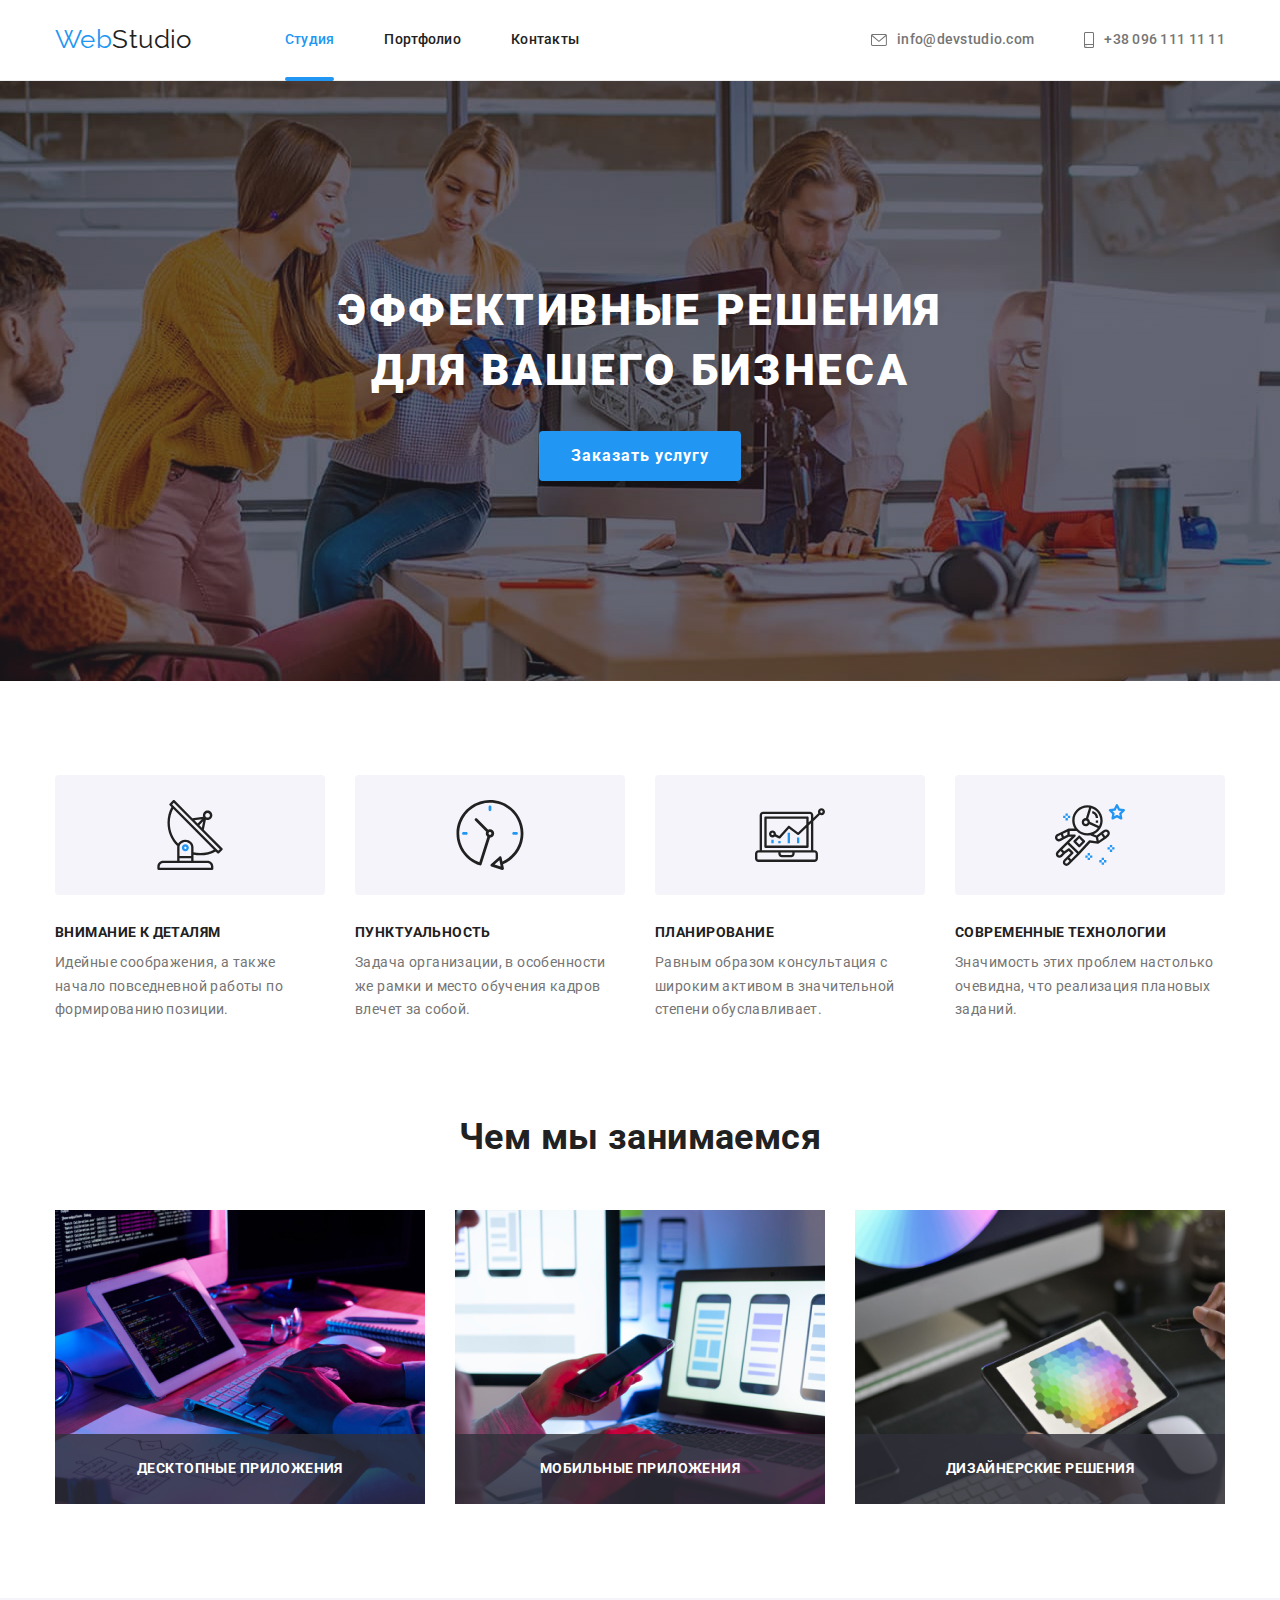
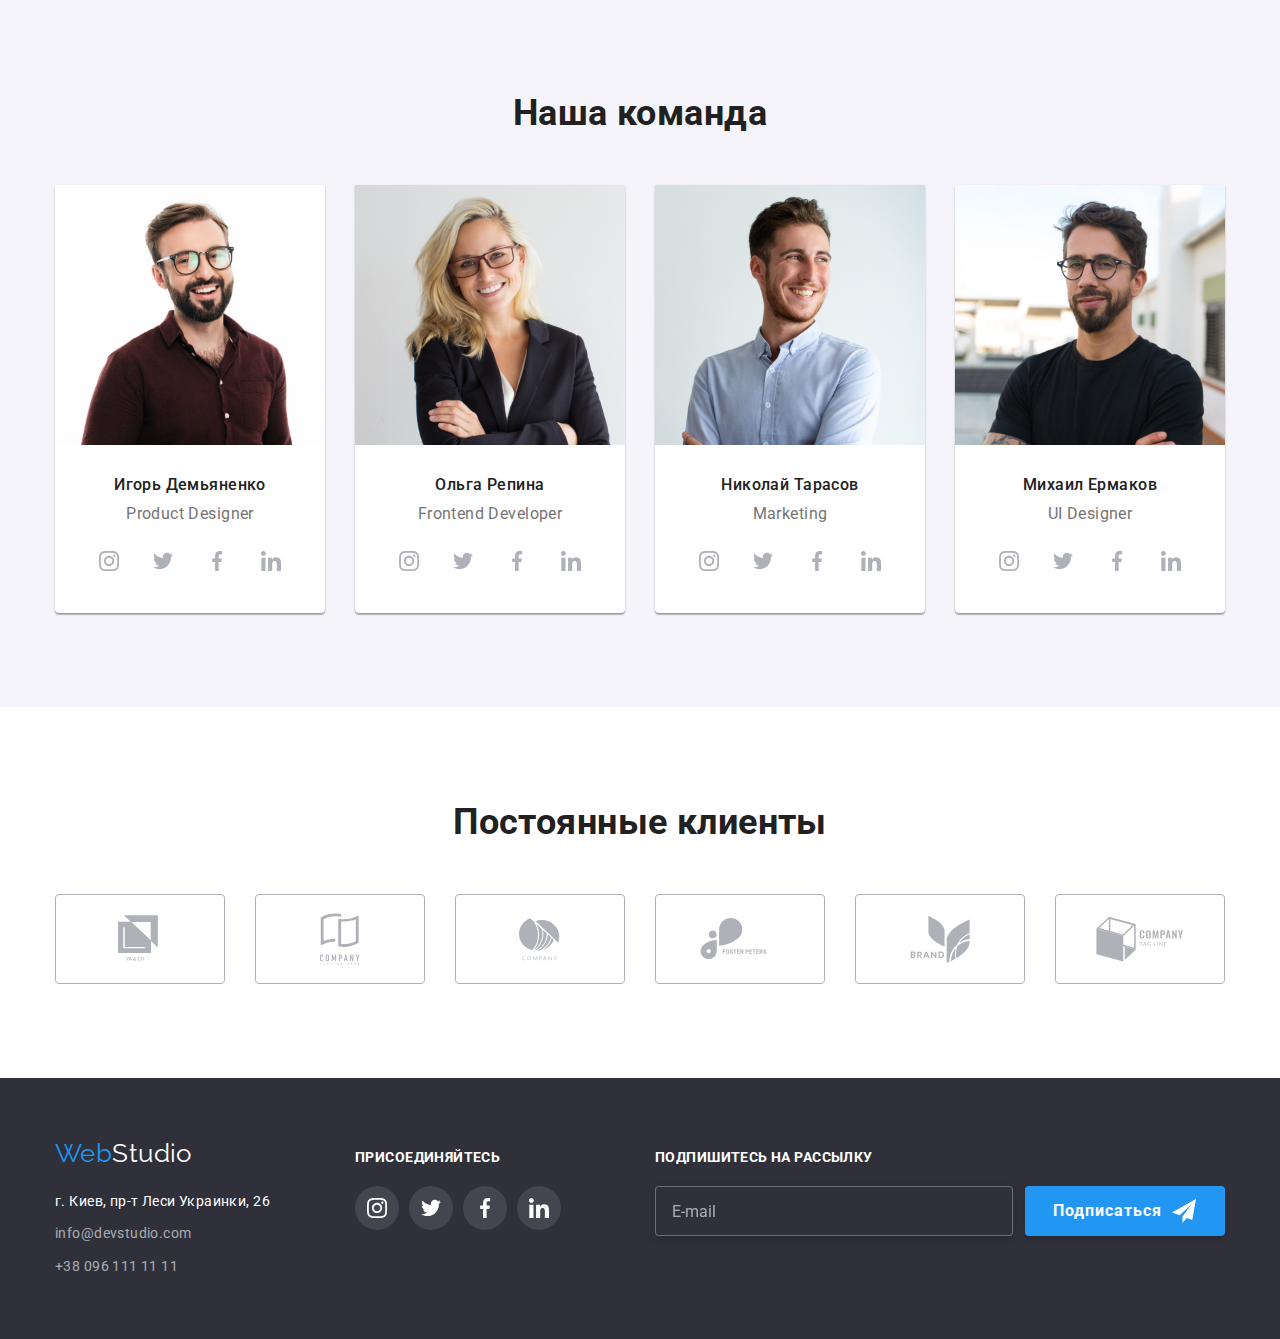
<file: index.html>
<!DOCTYPE html>
<html lang="ru">
  <head>
    <meta charset="UTF-8" />
    <meta name="viewport" content="width=device-width, initial-scale=1.0" />
    <title>WebStudio</title>
    <link
      href="https://fonts.googleapis.com/css2?family=Raleway:wght@700&family=Roboto:wght@400;500;700;900&display=swap"
      rel="stylesheet"
    />
    <link
      rel="stylesheet"
      href="https://cdnjs.cloudflare.com/ajax/libs/modern-normalize/1.0.0/modern-normalize.min.css"
    />
    <link rel="stylesheet" href="./css/main.min.css" />
  </head>
  <body>
    <!-- Шапка сайта -->
    <header class="header">
      <div class="container header__container">
        <a
          href="./index.html"
          class="link logo logo__header"
          aria-label="логотип"
        >
          Web<span class="logo--dark">Studio</span>
        </a>

        <nav>
          <ul class="list site-nav">
            <li class="site-nav__item">
              <a
                href="./index.html"
                class="link site-nav__link site-nav__link--current"
              >
                Студия
              </a>
            </li>
            <li class="site-nav__item">
              <a href="./portfolio.html" class="link site-nav__link">
                Портфолио
              </a>
            </li>
            <li class="site-nav__item">
              <a href="" class="link site-nav__link">Контакты</a>
            </li>
          </ul>
        </nav>

        <ul class="list contacts">
          <li class="contacts__item">
            <a href="mailto:info@devstudio.com" class="link contacts__link">
              <svg class="contacts__icon" width="16" height="12">
                <use href="./images/sprite.svg#envelope"></use>
              </svg>
              info@devstudio.com
            </a>
          </li>

          <li class="item">
            <a href="tel:+380961111111" class="link contacts__link">
              <svg class="contacts__icon" width="10" height="16">
                <use href="./images/sprite.svg#smartphone"></use>
              </svg>
              +38 096 111 11 11
            </a>
          </li>
        </ul>
      </div>
    </header>

    <main>
      <!-- Герой -->

      <section class="hero">
        <div class="hero__wrapper">
          <h1 class="hero__title">
            Эффективные решения
            <br />
            для вашего бизнеса
          </h1>
          <button data-modal-open class="button hero__button" type="button">
            Заказать услугу
          </button>
        </div>
      </section>

      <!-- Особенности -->

      <section class="section">
        <div class="container">
          <h2 class="title visually-hidden">Особенности</h2>

          <ul class="list features-list">
            <li class="features-list__item">
              <div class="features-list__wrapper">
                <svg class="features-list__icon" width="70" height="70">
                  <use href="./images/sprite.svg#antenna"></use>
                </svg>
              </div>
              <h3 class="features-list__title">Внимание к деталям</h3>
              <p class="features-list__text">
                Идейные соображения, а также начало повседневной работы по
                формированию позиции.
              </p>
            </li>

            <li class="features-list__item">
              <div class="features-list__wrapper">
                <svg class="features-list__icon" width="70" height="70">
                  <use href="./images/sprite.svg#clock"></use>
                </svg>
              </div>
              <h3 class="features-list__title">Пунктуальность</h3>
              <p class="features-list__text">
                Задача организации, в особенности же рамки и место обучения
                кадров влечет за собой.
              </p>
            </li>

            <li class="features-list__item">
              <div class="features-list__wrapper">
                <svg class="features-list__icon" width="70" height="70">
                  <use href="./images/sprite.svg#diagram"></use>
                </svg>
              </div>
              <h3 class="features-list__title">Планирование</h3>
              <p class="features-list__text">
                Равным образом консультация с широким активом в значительной
                степени обуславливает.
              </p>
            </li>

            <li class="features-list__item">
              <div class="features-list__wrapper">
                <svg class="features-list__icon" width="70" height="70">
                  <use href="./images/sprite.svg#astronaut"></use>
                </svg>
              </div>
              <h3 class="features-list__title">Современные технологии</h3>
              <p class="features-list__text">
                Значимость этих проблем настолько очевидна, что реализация
                плановых заданий.
              </p>
            </li>
          </ul>
        </div>
      </section>

      <!-- Чем мы занимаемся -->
      <section class="section our-work">
        <div class="container">
          <h2 class="title">Чем мы занимаемся</h2>

          <ul class="list work-list">
            <li class="work-list__item">
              <img
                src="./images/img.jpg"
                alt="Десктопные приложения"
                width="370"
                height="294"
              />
              <p class="work-list__text">Десктопные приложения</p>
            </li>

            <li class="work-list__item">
              <img
                src="./images/img(1).jpg"
                alt="Мобильные приложения"
                width="370"
                height="294"
              />
              <p class="work-list__text">Мобильные приложения</p>
            </li>

            <li class="work-list__item">
              <img
                src="./images/img(2).jpg"
                alt="Дизайнерские решения"
                width="370"
                height="294"
              />
              <p class="work-list__text">Дизайнерские решения</p>
            </li>
          </ul>
        </div>
      </section>

      <!-- Наша команда -->
      <section class="section our-team">
        <div class="container">
          <h2 class="title">Наша команда</h2>

          <ul class="list team-list">
            <!-- сотрудник-1 -->
            <li class="team-list__item">
              <div class="scene">
                <div class="card">
                  <img
                    class="card__face"
                    src="./images/foto(1).jpg"
                    alt="Игорь Демьяненко"
                    width="270"
                    height="260"
                  />

                  <p class="card__face card__face--back">
                    Lorem ipsum dolor sit amet consectetur adipisicing elit.
                    Dolore, quis!
                  </p>
                </div>
              </div>

              <h3 class="team-list__name">Игорь Демьяненко</h3>
              <p class="team-list__position" lang="en">Product Designer</p>
              <ul
                class="list social-networks__list social-networks__list--center"
              >
                <li class="social-networks__item">
                  <a
                    class="social-networks__link"
                    href="https://www.instagram.com/"
                    target="_blank"
                    aria-label="Instagram"
                  >
                    <svg class="social-networks__icon" width="20" height="20">
                      <use href="./images/sprite.svg#instagram"></use>
                    </svg>
                  </a>
                </li>
                <li class="social-networks__item">
                  <a
                    class="social-networks__link"
                    href="https://twitter.com/"
                    target="_blank"
                    aria-label="Twitter"
                  >
                    <svg class="social-networks__icon" width="20" height="20">
                      <use href="./images/sprite.svg#twitter"></use>
                    </svg>
                  </a>
                </li>
                <li class="social-networks__item">
                  <a
                    class="social-networks__link"
                    href="https://www.facebook.com/"
                    target="_blank"
                    aria-label="Facebook"
                  >
                    <svg class="social-networks__icon" width="20" height="20">
                      <use href="./images/sprite.svg#facebook"></use>
                    </svg>
                  </a>
                </li>
                <li class="social-networks__item">
                  <a
                    class="social-networks__link"
                    href="https://www.linkedin.com/"
                    target="_blank"
                    aria-label="Linkedin"
                  >
                    <svg class="social-networks__icon" width="20" height="20">
                      <use href="./images/sprite.svg#linkedin"></use>
                    </svg>
                  </a>
                </li>
              </ul>
            </li>

            <!-- сотрудник-2 -->
            <li class="team-list__item">
              <div class="scene">
                <div class="card">
                  <img
                    class="card__face"
                    src="./images/foto(2).jpg"
                    alt="Ольга Репина"
                    width="270"
                    height="260"
                  />

                  <p class="card__face card__face--back">
                    Lorem ipsum dolor sit amet consectetur adipisicing elit.
                    Dolore, quis!
                  </p>
                </div>
              </div>

              <h3 class="team-list__name">Ольга Репина</h3>
              <p class="team-list__position" lang="en">Frontend Developer</p>
              <ul
                class="list social-networks__list social-networks__list--center"
              >
                <li class="social-networks__item">
                  <a
                    class="social-networks__link"
                    href="https://www.instagram.com/"
                    target="_blank"
                    aria-label="Instagram"
                  >
                    <svg class="social-networks__icon" width="20" height="20">
                      <use href="./images/sprite.svg#instagram"></use>
                    </svg>
                  </a>
                </li>
                <li class="social-networks__item">
                  <a
                    class="social-networks__link"
                    href="https://twitter.com/"
                    target="_blank"
                    aria-label="Twitter"
                  >
                    <svg class="social-networks__icon" width="20" height="20">
                      <use href="./images/sprite.svg#twitter"></use>
                    </svg>
                  </a>
                </li>
                <li class="social-networks__item">
                  <a
                    class="social-networks__link"
                    href="https://www.facebook.com/"
                    target="_blank"
                    aria-label="Facebook"
                  >
                    <svg class="social-networks__icon" width="20" height="20">
                      <use href="./images/sprite.svg#facebook"></use>
                    </svg>
                  </a>
                </li>
                <li class="social-networks__item">
                  <a
                    class="social-networks__link"
                    href="https://www.linkedin.com/"
                    target="_blank"
                    aria-label="Linkedin"
                  >
                    <svg class="social-networks__icon" width="20" height="20">
                      <use href="./images/sprite.svg#linkedin"></use>
                    </svg>
                  </a>
                </li>
              </ul>
            </li>

            <!-- сотрудник-3 -->
            <li class="team-list__item">
              <div class="scene">
                <div class="card">
                  <img
                    class="card__face"
                    src="./images/foto(3).jpg"
                    alt="Николай Тарасов"
                    width="270"
                    height="260"
                  />

                  <p class="card__face card__face--back">
                    Lorem ipsum dolor sit amet consectetur adipisicing elit.
                    Dolore, quis!
                  </p>
                </div>
              </div>

              <h3 class="team-list__name">Николай Тарасов</h3>
              <p class="team-list__position" lang="en">Marketing</p>
              <ul
                class="list social-networks__list social-networks__list--center"
              >
                <li class="social-networks__item">
                  <a
                    class="social-networks__link"
                    href="https://www.instagram.com/"
                    target="_blank"
                    aria-label="Instagram"
                  >
                    <svg class="social-networks__icon" width="20" height="20">
                      <use href="./images/sprite.svg#instagram"></use>
                    </svg>
                  </a>
                </li>
                <li class="social-networks__item">
                  <a
                    class="social-networks__link"
                    href="https://twitter.com/"
                    target="_blank"
                    aria-label="Twitter"
                  >
                    <svg class="social-networks__icon" width="20" height="20">
                      <use href="./images/sprite.svg#twitter"></use>
                    </svg>
                  </a>
                </li>
                <li class="social-networks__item">
                  <a
                    class="social-networks__link"
                    href="https://www.facebook.com/"
                    target="_blank"
                    aria-label="Facebook"
                  >
                    <svg class="social-networks__icon" width="20" height="20">
                      <use href="./images/sprite.svg#facebook"></use>
                    </svg>
                  </a>
                </li>
                <li class="social-networks__item">
                  <a
                    class="social-networks__link"
                    href="https://www.linkedin.com/"
                    target="_blank"
                    aria-label="Linkedin"
                  >
                    <svg class="social-networks__icon" width="20" height="20">
                      <use href="./images/sprite.svg#linkedin"></use>
                    </svg>
                  </a>
                </li>
              </ul>
            </li>

            <!-- сотрудник-4 -->
            <li class="team-list__item">
              <div class="scene">
                <div class="card">
                  <img
                    class="card__face"
                    src="./images/foto(4).jpg"
                    alt="Михаил Ермаков"
                    width="270"
                    height="260"
                  />

                  <p class="card__face card__face--back">
                    Lorem ipsum dolor sit amet consectetur adipisicing elit.
                    Dolore, quis!
                  </p>
                </div>
              </div>

              <h3 class="team-list__name">Михаил Ермаков</h3>
              <p class="team-list__position" lang="en">UI Designer</p>
              <ul
                class="list social-networks__list social-networks__list--center"
              >
                <li class="social-networks__item">
                  <a
                    class="social-networks__link"
                    href="https://www.instagram.com/"
                    target="_blank"
                    aria-label="Instagram"
                  >
                    <svg class="social-networks__icon" width="20" height="20">
                      <use href="./images/sprite.svg#instagram"></use>
                    </svg>
                  </a>
                </li>
                <li class="social-networks__item">
                  <a
                    class="social-networks__link"
                    href="https://twitter.com/"
                    target="_blank"
                    aria-label="Twitter"
                  >
                    <svg class="social-networks__icon" width="20" height="20">
                      <use href="./images/sprite.svg#twitter"></use>
                    </svg>
                  </a>
                </li>
                <li class="social-networks__item">
                  <a
                    class="social-networks__link"
                    href="https://www.facebook.com/"
                    target="_blank"
                    aria-label="Facebook"
                  >
                    <svg class="social-networks__icon" width="20" height="20">
                      <use href="./images/sprite.svg#facebook"></use>
                    </svg>
                  </a>
                </li>
                <li class="social-networks__item">
                  <a
                    class="social-networks__link"
                    href="https://www.linkedin.com/"
                    target="_blank"
                    aria-label="Linkedin"
                  >
                    <svg class="social-networks__icon" width="20" height="20">
                      <use href="./images/sprite.svg#linkedin"></use>
                    </svg>
                  </a>
                </li>
              </ul>
            </li>
          </ul>
        </div>
      </section>

      <!-- Постоянные клиенты -->

      <section class="section regular-clients">
        <div class="container">
          <h2 class="title">Постоянные клиенты</h2>

          <ul class="list regular-clients__list">
            <li class="regular-clients__item">
              <a class="regular-clients__link" href="" aria-label="клиент-1">
                <svg class="regular-clients__icon" width="44" height="49">
                  <use href="./images/sprite.svg#client-1"></use>
                </svg>
              </a>
            </li>

            <li class="regular-clients__item">
              <a class="regular-clients__link" href="" aria-label="клиент-2">
                <svg class="regular-clients__icon" width="40" height="52">
                  <use href="./images/sprite.svg#client-2"></use>
                </svg>
              </a>
            </li>

            <li class="regular-clients__item">
              <a class="regular-clients__link" href="" aria-label="клиент-3">
                <svg class="regular-clients__icon" width="41" height="43">
                  <use href="./images/sprite.svg#client-3"></use>
                </svg>
              </a>
            </li>

            <li class="regular-clients__item">
              <a class="regular-clients__link" href="" aria-label="клиент-4">
                <svg class="regular-clients__icon" width="80" height="42">
                  <use href="./images/sprite.svg#client-4"></use>
                </svg>
              </a>
            </li>

            <li class="regular-clients__item">
              <a class="regular-clients__link" href="" aria-label="клиент-5">
                <svg class="regular-clients__icon" width="60" height="47">
                  <use href="./images/sprite.svg#client-5"></use>
                </svg>
              </a>
            </li>

            <li class="regular-clients__item">
              <a class="regular-clients__link" href="" aria-label="клиент-6">
                <svg class="regular-clients__icon" width="88" height="45">
                  <use href="./images/sprite.svg#client-6"></use>
                </svg>
              </a>
            </li>
          </ul>
        </div>
      </section>
    </main>

    <!-- Подвал сайта -->
    <footer class="footer">
      <div class="container footer__container">
        <div class="footer__contacts">
          <a
            href="./index.html"
            class="link logo logo__footer"
            aria-label="логотип"
          >
            Web<span class="logo--light">Studio</span>
          </a>
          <address class="address">
            <ul class="list">
              <li class="address__item">
                <a
                  class="link address__geolocation"
                  href="https://goo.gl/maps/Sc49ARag6QPki6zA7"
                  target="_blank"
                >
                  г. Киев, пр-т Леси Украинки, 26
                </a>
              </li>
              <li class="address__item">
                <a href="mailto:info@devstudio.com" class="link address__link">
                  info@devstudio.com
                </a>
              </li>
              <li class="address__item">
                <a href="tel:+380961111111" class="link address__link">
                  +38 096 111 11 11
                </a>
              </li>
            </ul>
          </address>
        </div>

        <div class="social-networks">
          <b class="footer__title">Присоединяйтесь</b>

          <ul class="list social-networks__list">
            <li class="social-networks__item">
              <a
                class="social-networks__link social-networks__link--footer"
                href="https://www.instagram.com/"
                target="_blank"
                aria-label="Instagram"
              >
                <svg
                  class="social-networks__icon social-networks__icon--footer"
                  width="20"
                  height="20"
                >
                  <use href="./images/sprite.svg#instagram"></use>
                </svg>
              </a>
            </li>

            <li class="social-networks__item">
              <a
                class="social-networks__link social-networks__link--footer"
                href="https://twitter.com/"
                target="_blank"
                aria-label="Twitter"
              >
                <svg
                  class="social-networks__icon social-networks__icon--footer"
                  width="20"
                  height="20"
                >
                  <use href="./images/sprite.svg#twitter"></use>
                </svg>
              </a>
            </li>

            <li class="social-networks__item">
              <a
                class="social-networks__link social-networks__link--footer"
                href="https://www.facebook.com/"
                target="_blank"
                aria-label="Facebook"
              >
                <svg
                  class="social-networks__icon social-networks__icon--footer"
                  width="20"
                  height="20"
                >
                  <use href="./images/sprite.svg#facebook"></use>
                </svg>
              </a>
            </li>

            <li class="social-networks__item--linkedin">
              <a
                class="social-networks__link social-networks__link--footer"
                href="https://www.linkedin.com/"
                target="_blank"
                aria-label="Linkedin"
              >
                <svg
                  class="social-networks__icon social-networks__icon--footer"
                  width="20"
                  height="20"
                >
                  <use href="./images/sprite.svg#linkedin"></use>
                </svg>
              </a>
            </li>
          </ul>
        </div>

        <div class="subscription">
          <b class="footer__title">Подпишитесь на рассылку</b>
          <form class="subscription__form">
            <input
              class="subscription__input"
              type="email"
              name="mail"
              id="mail"
              placeholder="E-mail"
              autocomplete="email"
            />

            <button class="subscription__button button" type="submit">
              <span>Подписаться</span>
              <svg class="subscription__icon" width="24" height="24">
                <use href="./images/sprite.svg#icon-send"></use>
              </svg>
            </button>
          </form>
        </div>
      </div>
    </footer>

    <!-- Модальное окно -->

    <div data-modal class="backdrop backdrop--hidden">
      <div class="modal">
        <button data-modal-close class="modal__button-close">
          <svg class="modal__close-icon" width="11" height="11">
            <use href="./images/sprite.svg#close-black"></use>
          </svg>
        </button>

        <form class="form-request js-speaker-form">
          <h2 class="form-request__title">
            Оставьте свои данные, мы вам перезвоним
          </h2>

          <label class="form-request__field">
            <span class="form-request__label">Имя</span>
            <input
              class="form-request__input"
              type="text"
              name="name"
              autocomplete="name"
              placeholder=" "
            />
            <svg class="form-request__icon" width="18" height="18">
              <use href="./images/sprite.svg#person"></use>
            </svg>
          </label>

          <label class="form-request__field">
            <span class="form-request__label">Телефон</span>
            <input
              class="form-request__input"
              type="tel"
              name="tel"
              placeholder=" "
            />
            <svg class="form-request__icon" width="18" height="18">
              <use href="./images/sprite.svg#phone"></use>
            </svg>
          </label>

          <label class="form-request__field">
            <span class="form-request__label">Почта</span>
            <input
              class="form-request__input"
              type="email"
              name="mail"
              placeholder=" "
            />
            <svg class="form-request__icon" width="18" height="18">
              <use href="./images/sprite.svg#email"></use>
            </svg>
          </label>

          <label class="form-request__field comment">
            <span class="form-request__label">Комментарий</span>
            <textarea
              class="field-comment"
              name="comment"
              rows="10"
              placeholder="Введите текст"
            ></textarea>
          </label>

          <label class="policy">
            <input class="policy__checkbox" type="checkbox" name="policy" />
            <!-- <span class="checkbox__icon"></span> -->
            <span class="policy__label">
              Соглашаюсь с рассылкой и принимаю
              <a
                class="link policy__contract"
                href=""
                aria-label="Условия договора"
              >
                Условия договора
              </a>
            </span>
          </label>

          <div class="button-contianer">
            <button class="form-request__button button" type="submit">
              Отправить
            </button>
          </div>
        </form>
      </div>
    </div>

    <script src="./js/modal.js"></script>

    <script>
      (() => {
        document
          .querySelector('.js-speaker-form')
          .addEventListener('submit', e => {
            e.preventDefault();

            new FormData(e.currentTarget).forEach((value, name) =>
              console.log(`${name}: ${value}`),
            );
            e.currentTarget.reset();
          });
      })();
    </script>
  </body>
</html>
</file>
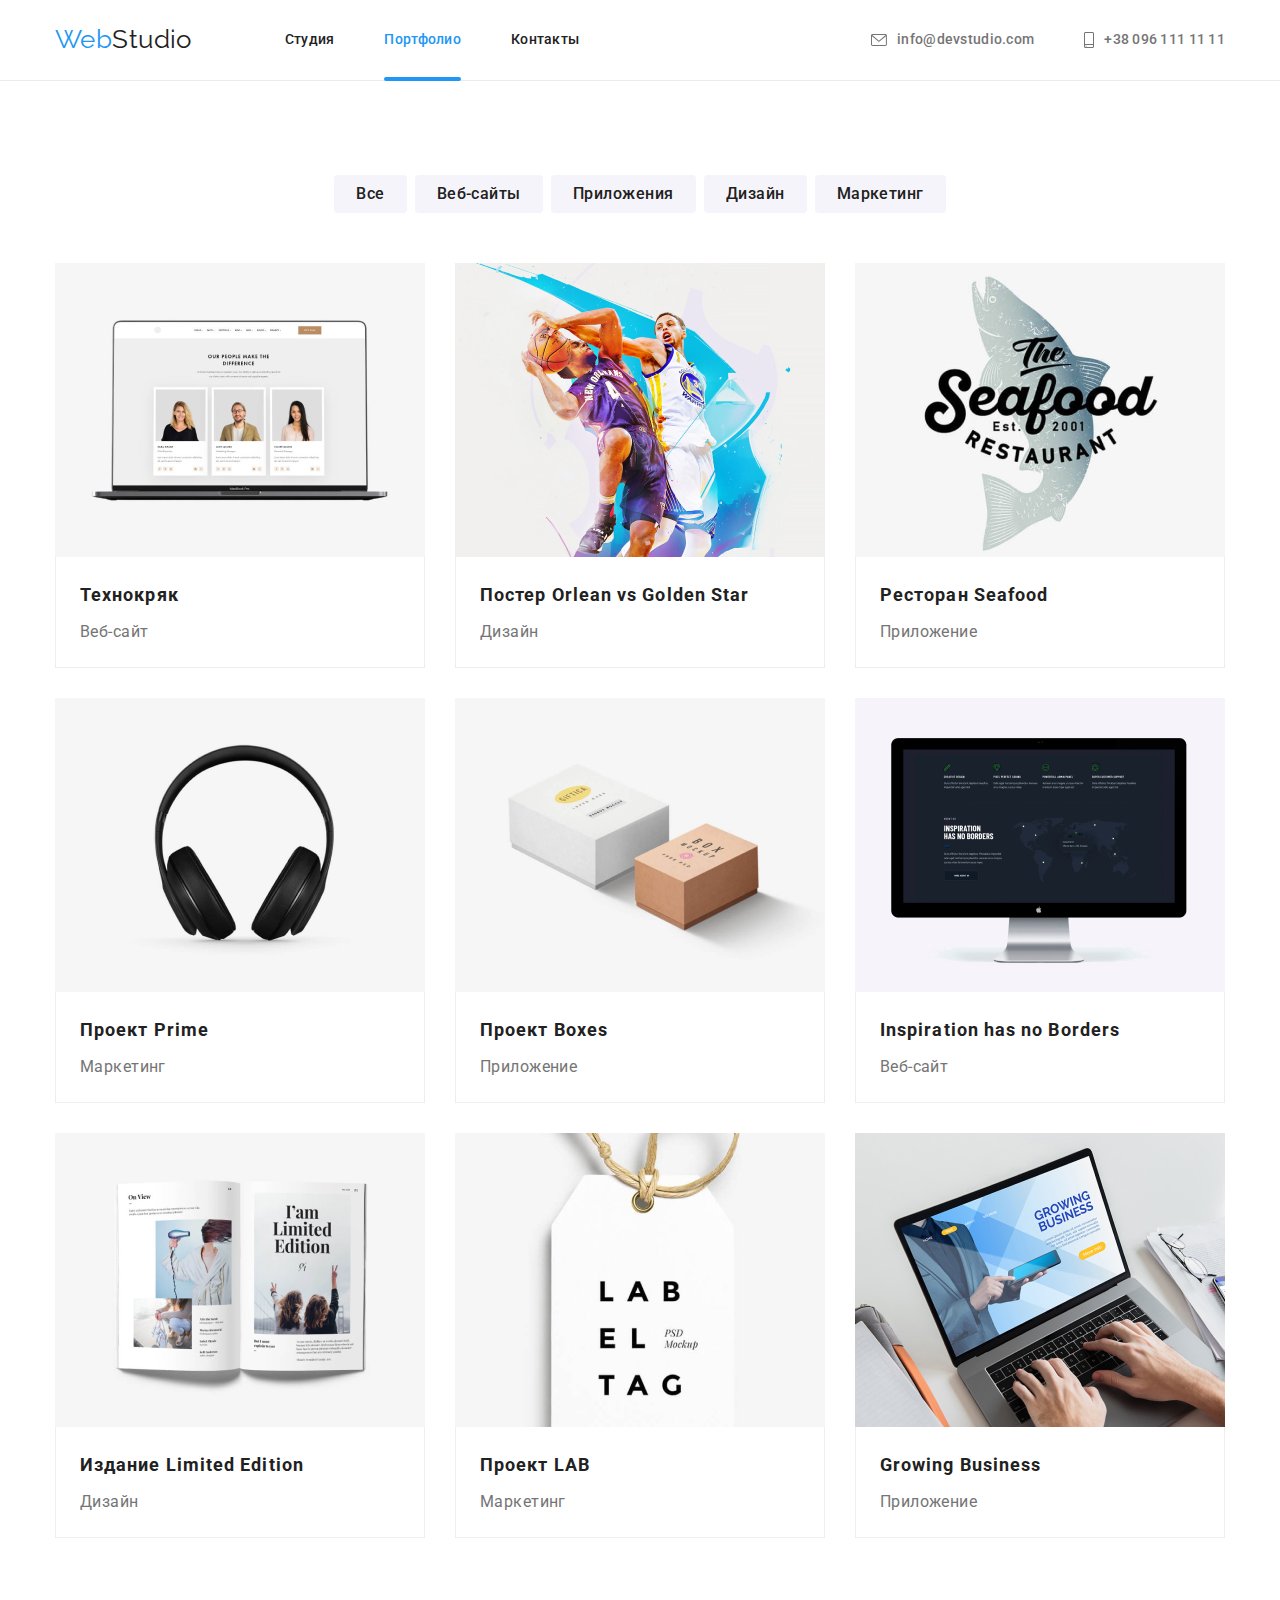
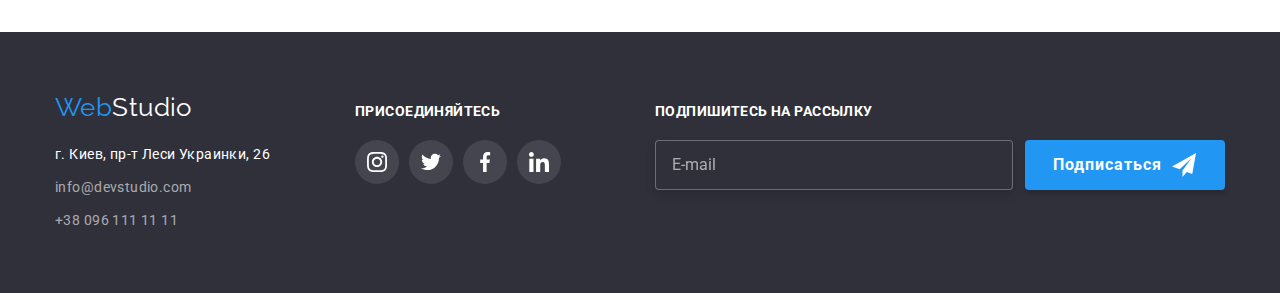
<file: portfolio.html>
<!DOCTYPE html>
<html lang="ru">
  <head>
    <meta charset="UTF-8" />
    <meta name="viewport" content="width=device-width, initial-scale=1.0" />
    <title>WebStudio</title>
    <link
      href="https://fonts.googleapis.com/css2?family=Raleway:wght@700&family=Roboto:wght@400;500;700;900&display=swap"
      rel="stylesheet"
    />
    <link
      rel="stylesheet"
      href="https://cdnjs.cloudflare.com/ajax/libs/modern-normalize/1.0.0/modern-normalize.min.css"
    />
    <link rel="stylesheet" href="./css/portfolio.min.css" />
  </head>
  <body>
    <!-- Шапка сайта -->
    <header class="header">
      <div class="container header__container">
        <a
          href="./index.html"
          class="link logo logo__header"
          aria-label="логотип"
        >
          Web<span class="logo--dark">Studio</span>
        </a>

        <nav>
          <ul class="list site-nav">
            <li class="site-nav__item">
              <a href="./index.html" class="link site-nav__link">Студия</a>
            </li>

            <li class="site-nav__item">
              <a
                href="./portfolio.html"
                class="link site-nav__link site-nav__link--current"
                >Портфолио</a
              >
            </li>

            <li class="site-nav__item">
              <a href="" class="link site-nav__link">Контакты</a>
            </li>
          </ul>
        </nav>

        <ul class="list contacts">
          <li class="contacts__item">
            <a
              href="mailto:info@devstudio.com"
              class="link contacts__link contacts__link--email"
            >
              <svg class="contacts__icon" width="16" height="12">
                <use href="./images/sprite.svg#envelope"></use>
              </svg>
              info@devstudio.com
            </a>
          </li>

          <li class="item">
            <a
              href="tel:+380961111111"
              class="link contacts__link contacts__link--tel"
            >
              <svg class="contacts__icon" width="10" height="16">
                <use href="./images/sprite.svg#smartphone"></use>
              </svg>
              +38 096 111 11 11
            </a>
          </li>
        </ul>
      </div>
    </header>

    <!-- Портфолио -->
    <main>
      <section class="section">
        <div class="container">
          <!-- Фильтр -->

          <ul class="list filter-list">
            <li class="filter-list__item">
              <button class="button filter-list__button" type="button">
                Все
              </button>
            </li>

            <li class="filter-list__item">
              <button class="button filter-list__button" type="button">
                Веб-сайты
              </button>
            </li>

            <li class="filter-list__item">
              <button class="button filter-list__button" type="button">
                Приложения
              </button>
            </li>

            <li class="filter-list__item">
              <button class="button filter-list__button" type="button">
                Дизайн
              </button>
            </li>

            <li class="filter-list__item">
              <button class="button filter-list__button" type="button">
                Маркетинг
              </button>
            </li>
          </ul>

          <!-- Список проектов -->

          <ul class="list project-list">
            <li class="project-list__item">
              <a href="" class="link project-list__link">
                <div class="project-list__thumb">
                  <img
                    src="./images/portfolio(1).jpg"
                    alt="Технокряк"
                    width="370"
                    height="294"
                  />
                  <div class="project-list__overlay">
                    <p class="project-list__overlay-text">
                      Технокряк это современная площадка распространения
                      коронавируса. Компании используют эту платформу для
                      цифрового шпионажа и атак на защищённые сервера
                      конкурентов.
                    </p>
                  </div>
                </div>
                <div class="project-list__meta">
                  <h2 class="project-list__title">Технокряк</h2>
                  <p class="project-list__text">Веб-сайт</p>
                </div>
              </a>
            </li>

            <li class="project-list__item">
              <a href="" class="link project-list__link">
                <div class="project-list__thumb">
                  <img
                    src="./images/portfolio(2).jpg"
                    alt="Постер New Orlean vs Golden Star"
                    width="370"
                    height="294"
                  />
                  <div class="project-list__overlay">
                    <p class="project-list__overlay-text">
                      Технокряк это современная площадка распространения
                      коронавируса. Компании используют эту платформу для
                      цифрового шпионажа и атак на защищённые сервера
                      конкурентов.
                    </p>
                  </div>
                </div>
                <div class="project-list__meta">
                  <h2 class="project-list__title">
                    Постер
                    <span lang="en">Orlean vs Golden Star</span>
                  </h2>
                  <p class="project-list__text">Дизайн</p>
                </div>
              </a>
            </li>

            <li class="project-list__item">
              <a href="" class="link project-list__link">
                <div class="project-list__thumb">
                  <img
                    src="./images/portfolio(3).jpg"
                    alt="Ресторан Seafood"
                    width="370"
                    height="294"
                  />
                  <div class="project-list__overlay">
                    <p class="project-list__overlay-text">
                      Технокряк это современная площадка распространения
                      коронавируса. Компании используют эту платформу для
                      цифрового шпионажа и атак на защищённые сервера
                      конкурентов.
                    </p>
                  </div>
                </div>
                <div class="project-list__meta">
                  <h2 class="project-list__title">
                    Ресторан
                    <span lang="en">Seafood</span>
                  </h2>
                  <p class="project-list__text">Приложение</p>
                </div>
              </a>
            </li>

            <li class="project-list__item">
              <a href="" class="link project-list__link">
                <div class="project-list__thumb">
                  <img
                    src="./images/portfolio(4).jpg"
                    alt="Проект Prime"
                    width="370"
                    height="294"
                  />
                  <div class="project-list__overlay">
                    <p class="project-list__overlay-text">
                      Технокряк это современная площадка распространения
                      коронавируса. Компании используют эту платформу для
                      цифрового шпионажа и атак на защищённые сервера
                      конкурентов.
                    </p>
                  </div>
                </div>
                <div class="project-list__meta">
                  <h2 class="project-list__title">
                    Проект
                    <span lang="en">Prime</span>
                  </h2>
                  <p class="project-list__text">Маркетинг</p>
                </div>
              </a>
            </li>

            <li class="project-list__item">
              <a href="" class="link project-list__link">
                <div class="project-list__thumb">
                  <img
                    src="./images/portfolio(5).jpg"
                    alt="Проект Boxes"
                    width="370"
                    height="294"
                  />
                  <div class="project-list__overlay">
                    <p class="project-list__overlay-text">
                      Технокряк это современная площадка распространения
                      коронавируса. Компании используют эту платформу для
                      цифрового шпионажа и атак на защищённые сервера
                      конкурентов.
                    </p>
                  </div>
                </div>
                <div class="project-list__meta">
                  <h2 class="project-list__title">
                    Проект
                    <span lang="en">Boxes</span>
                  </h2>
                  <p class="project-list__text">Приложение</p>
                </div>
              </a>
            </li>

            <li class="project-list__item">
              <a href="" class="link project-list__link">
                <div class="project-list__thumb">
                  <img
                    src="./images/portfolio(6).jpg"
                    alt="Inspiration has no Borders"
                    width="370"
                    height="294"
                  />
                  <div class="project-list__overlay">
                    <p class="project-list__overlay-text">
                      Технокряк это современная площадка распространения
                      коронавируса. Компании используют эту платформу для
                      цифрового шпионажа и атак на защищённые сервера
                      конкурентов.
                    </p>
                  </div>
                </div>
                <div class="project-list__meta">
                  <h2 class="project-list__title" lang="en">
                    Inspiration has no Borders
                  </h2>
                  <p class="project-list__text">Веб-сайт</p>
                </div>
              </a>
            </li>

            <li class="project-list__item">
              <a href="" class="link project-list__link">
                <div class="project-list__thumb">
                  <img
                    src="./images/portfolio(7).jpg"
                    alt="Издание Limited Edition"
                    width="370"
                    height="294"
                  />
                  <div class="project-list__overlay">
                    <p class="project-list__overlay-text">
                      Технокряк это современная площадка распространения
                      коронавируса. Компании используют эту платформу для
                      цифрового шпионажа и атак на защищённые сервера
                      конкурентов.
                    </p>
                  </div>
                </div>
                <div class="project-list__meta">
                  <h2 class="project-list__title">
                    Издание
                    <span lang="en">Limited Edition</span>
                  </h2>
                  <p class="project-list__text">Дизайн</p>
                </div>
              </a>
            </li>

            <li class="project-list__item">
              <a href="" class="link project-list__link">
                <div class="project-list__thumb">
                  <img
                    src="./images/portfolio(8).jpg"
                    alt="Проект LAB"
                    width="370"
                    height="294"
                  />
                  <div class="project-list__overlay">
                    <p class="project-list__overlay-text">
                      Технокряк это современная площадка распространения
                      коронавируса. Компании используют эту платформу для
                      цифрового шпионажа и атак на защищённые сервера
                      конкурентов.
                    </p>
                  </div>
                </div>
                <div class="project-list__meta">
                  <h2 class="project-list__title">Проект LAB</h2>
                  <p class="project-list__text">Маркетинг</p>
                </div>
              </a>
            </li>

            <li class="project-list__item">
              <a href="" class="link project-list__link">
                <div class="project-list__thumb">
                  <img
                    src="./images/portfolio(9).jpg"
                    alt="Growing Business"
                    width="370"
                    height="294"
                  />
                  <div class="project-list__overlay">
                    <p class="project-list__overlay-text">
                      Технокряк это современная площадка распространения
                      коронавируса. Компании используют эту платформу для
                      цифрового шпионажа и атак на защищённые сервера
                      конкурентов.
                    </p>
                  </div>
                </div>
                <div class="project-list__meta">
                  <h2 class="project-list__title" lang="en">
                    Growing Business
                  </h2>
                  <p class="project-list__text">Приложение</p>
                </div>
              </a>
            </li>
          </ul>
        </div>
      </section>
    </main>

    <!-- Подвал сайта -->
    <footer class="footer">
      <div class="container footer__container">
        <div class="footer__contacts">
          <a
            href="./index.html"
            class="link logo logo__footer"
            aria-label="логотип"
          >
            Web<span class="logo--light">Studio</span>
          </a>
          <address class="address">
            <ul class="list">
              <li class="address__item">
                <a
                  class="link address__geolocation"
                  href="https://goo.gl/maps/Sc49ARag6QPki6zA7"
                  target="_blank"
                >
                  г. Киев, пр-т Леси Украинки, 26
                </a>
              </li>
              <li class="address__item">
                <a href="mailto:info@devstudio.com" class="link address__link"
                  >info@devstudio.com</a
                >
              </li>
              <li class="address__item">
                <a href="tel:+380961111111" class="link address__link"
                  >+38 096 111 11 11</a
                >
              </li>
            </ul>
          </address>
        </div>

        <div class="social-networks">
          <b class="footer__title">Присоединяйтесь</b>

          <ul class="list social-networks__list">
            <li class="social-networks__item">
              <a
                class="social-networks__link social-networks__link--footer"
                href="https://www.instagram.com/"
                target="_blank"
                aria-label="Instagram"
              >
                <svg
                  class="social-networks__icon social-networks__icon--footer"
                  width="20"
                  height="20"
                >
                  <use href="./images/sprite.svg#instagram"></use>
                </svg>
              </a>
            </li>

            <li class="social-networks__item">
              <a
                class="social-networks__link social-networks__link--footer"
                href="https://twitter.com/"
                target="_blank"
                aria-label="Twitter"
              >
                <svg
                  class="social-networks__icon social-networks__icon--footer"
                  width="20"
                  height="20"
                >
                  <use href="./images/sprite.svg#twitter"></use>
                </svg>
              </a>
            </li>

            <li class="social-networks__item">
              <a
                class="social-networks__link social-networks__link--footer"
                href="https://www.facebook.com/"
                target="_blank"
                aria-label="Facebook"
              >
                <svg
                  class="social-networks__icon social-networks__icon--footer"
                  width="20"
                  height="20"
                >
                  <use href="./images/sprite.svg#facebook"></use>
                </svg>
              </a>
            </li>

            <li class="social-networks__item--linkedin">
              <a
                class="social-networks__link social-networks__link--footer"
                href="https://www.linkedin.com/"
                target="_blank"
                aria-label="Linkedin"
              >
                <svg
                  class="social-networks__icon social-networks__icon--footer"
                  width="20"
                  height="20"
                >
                  <use href="./images/sprite.svg#linkedin"></use>
                </svg>
              </a>
            </li>
          </ul>
        </div>

        <div class="subscription">
          <b class="footer__title">Подпишитесь на рассылку</b>
          <form class="subscription__form">
            <input
              class="subscription__input"
              type="email"
              name="mail"
              id="mail"
              placeholder="E-mail"
              autocomplete="email"
            />

            <button class="subscription__button button" type="submit">
              <span>Подписаться</span>
              <svg class="subscription__icon" width="24" height="24">
                <use href="./images/sprite.svg#icon-send"></use>
              </svg>
            </button>
          </form>
        </div>
      </div>
    </footer>
  </body>
</html>
</file>
<file: css/main.min.css>
body{background-color:#fff;color:#757575;font-family:"Roboto",sans-serif;letter-spacing:0.03em;font-size:14px;line-height:1.71}img{display:block;max-width:100%;height:auto}.list{padding:0;margin:0;list-style:none}.link{text-decoration:none}.visually-hidden{position:absolute;width:1px;height:1px;margin:-1px;border:0;padding:0;clip:rect(0 0 0 0);overflow:hidden}.container{margin-left:auto;margin-right:auto;width:1200px;padding:0 15px}.section{padding-top:94px;padding-bottom:94px}.title{margin-top:0;margin-bottom:50px;color:#212121;font-weight:700;font-size:36px;line-height:1.2;text-align:center}.button{display:inline-block;border-radius:4px;border:none;color:#fff;background-color:#2196f3;font-family:inherit;font-weight:700;font-size:16px;line-height:1.87;letter-spacing:0.06em;text-align:center;cursor:pointer}.header{border-bottom:1px solid #ececec}.header__container{display:flex;align-items:center}.site-nav{display:flex}.site-nav__item:not(:last-child){margin-right:50px}.site-nav__link{position:relative;display:block;padding-top:32px;padding-bottom:32px;color:#212121;font-weight:500;line-height:1.14;letter-spacing:0.02em;transition:color 250ms cubic-bezier(0.4, 0, 0.2, 1)}.site-nav__link:hover,.site-nav__link:focus{color:#2196f3}.site-nav__link--current{color:#2196f3}.site-nav__link--current::after{position:absolute;left:0;bottom:-1px;content:'';display:block;width:100%;height:4px;background-color:#2196f3;border-radius:2px;transition:transform 250ms cubic-bezier(0.4, 0, 0.2, 1)}.contacts{display:flex;margin-left:auto}.contacts__item:not(:last-child){margin-right:50px}.contacts__link{display:flex;align-items:center;padding-top:32px;padding-bottom:32px;color:#757575;font-weight:500;line-height:1.14;letter-spacing:0.02em;transition:color 250ms cubic-bezier(0.4, 0, 0.2, 1)}.contacts__link:hover,.contacts__link:focus{color:#2196f3}.contacts__icon{margin-right:10px;fill:#757575;transition:fill 250ms cubic-bezier(0.4, 0, 0.2, 1)}.contacts__link:hover .contacts__icon,.contacts__link:focus .contacts__icon{fill:#2196f3}.logo{color:#2196f3;font-family:"Raleway",sans-serif;font-size:26px;line-height:1.2}.logo__header{margin-right:93px}.logo--dark{color:#212121}.logo--light{color:#fff}.logo__footer{display:inline-block;margin-bottom:20px}.footer{padding-top:60px;padding-bottom:60px;background-color:#2f303a}.footer__container{display:flex;justify-content:space-between;align-items:baseline}.footer__contacts{width:270px}.address{font-style:normal}.address__geolocation{color:#fff;text-decoration:none}.address__item:not(:last-child){margin-bottom:9px}.address__link{color:rgba(255,255,255,0.6)}.social-networks{width:270px}.footer__title{display:block;margin-bottom:20px;text-transform:uppercase;line-height:1.14;color:#fff}.subscription{width:570px}.subscription__form{display:flex}.subscription__input{margin-right:12px;padding:15px 16px;width:358px;height:50px;font-size:16px;line-height:1.25;color:rgba(255,255,255,0.6);background-color:#2f303a;border:1px solid rgba(255,255,255,0.3);filter:drop-shadow(0px 4px 4px rgba(0,0,0,0.15));border-radius:4px}.subscription__input::placeholder{font-size:16px;line-height:1.25;color:rgba(255,255,255,0.6)}.subscription__button{display:flex;align-items:center;padding:10px 28px;min-width:200px;min-height:50px;box-shadow:0px 4px 4px rgba(0,0,0,0.15)}.subscription__icon{margin-left:10px}.social-networks__list{display:flex}.social-networks__list--center{justify-content:center}.social-networks__item:not(:last-child){margin-right:10px}.social-networks__link{display:flex;justify-content:center;align-items:center;width:44px;height:44px;border-radius:50%;background-color:#fff;fill:#afb1b8;transition:fill 250ms cubic-bezier(0.4, 0, 0.2, 1),background-color 250ms cubic-bezier(0.4, 0, 0.2, 1)}.social-networks__link:hover,.social-networks__link:focus{background-color:#2196f3;fill:#fff}.social-networks__link--footer{background-color:rgba(255,255,255,0.1)}.social-networks__icon--footer{fill:#fff}.hero__wrapper{max-width:1600px;margin-left:auto;margin-right:auto;text-align:center;padding-top:200px;padding-bottom:200px;background-color:#c4c4c4;background-image:linear-gradient(to right, rgba(47,48,58,0.4), rgba(47,48,58,0.4)),url("../images/hero.jpg");background-position:center;background-size:cover;background-repeat:no-repeat}.hero__title{margin-top:0;margin-bottom:30px;color:#fff;font-weight:900;font-size:44px;line-height:1.36;letter-spacing:0.06em;text-transform:uppercase}.hero__button{padding:10px 32px;min-width:200px;min-height:50px;box-shadow:0px 4px 4px rgba(0,0,0,0.15)}.features-list{display:flex}.features-list__item{flex-basis:calc((100% - 3 * 30px) / 4)}.features-list__item:not(:last-child){margin-right:30px}.features-list__wrapper{display:flex;justify-content:center;align-items:center;background-color:#f5f4fa;height:120px;margin-bottom:30px;border-radius:4px}.features-list__title{margin-top:0;margin-bottom:10px;color:#212121;font-weight:700;font-size:14px;line-height:1.14;text-transform:uppercase}.features-list__text{margin-top:0;margin-bottom:0}.our-work{padding-top:0;padding-bottom:94px}.work-list{display:flex}.work-list__item{position:relative;flex-basis:calc((100% - 2 * 30px) / 3)}.work-list__item:not(:last-child){margin-right:30px}.work-list__text{position:absolute;bottom:0;left:0;display:block;padding-top:27px;padding-bottom:27px;margin-top:0;margin-bottom:0;width:100%;font-weight:700;line-height:1.14;color:#fff;text-align:center;text-transform:uppercase;background-color:rgba(47,48,58,0.8)}.our-team{background-color:#f5f4fa}.team-list{display:flex}.team-list__item{flex-basis:calc((100% - 3 * 30px) / 4);padding-bottom:30px;background-color:#fff;box-shadow:0px 1px 3px rgba(0,0,0,0.12),0px 1px 1px rgba(0,0,0,0.14),0px 2px 1px rgba(0,0,0,0.2);border-radius:0px 0px 4px 4px}.team-list__item:not(:last-child){margin-right:30px}.team-list__name{margin-top:30px;margin-bottom:10px;color:#212121;font-weight:500;font-size:16px;line-height:1.2;text-align:center}.team-list__position{margin-top:0;margin-bottom:16px;font-size:16px;line-height:1.2;text-align:center}.scene{perspective:600px}.card{position:relative;cursor:pointer;transform-style:preserve-3d;transition:transform 1000ms cubic-bezier(0.4, 0, 0.2, 1)}.scene:hover .card{transform:rotateY(180deg)}.card__face{backface-visibility:hidden}.card__face--back{position:absolute;top:0;left:0;margin:0;padding:63px 24px;width:100%;height:100%;font-size:18px;line-height:1.56;color:#fff;background-color:rgba(33,150,243,0.9);transform:rotateY(180deg)}.regular-clients__list{display:flex}.regular-clients__item{flex-basis:calc((100% - 5 * 30px) / 6)}.regular-clients__item:not(:last-child){margin-right:30px}.regular-clients__link{display:flex;justify-content:center;align-items:center;height:90px;border:1px solid #afb1b8;border-radius:4px;transition:border-color 250ms cubic-bezier(0.4, 0, 0.2, 1)}.regular-clients__link:hover,.regular-clients__link:focus{border-color:#2196f3}.regular-clients__icon{fill:#afb1b8;transition:fill 250ms cubic-bezier(0.4, 0, 0.2, 1)}.regular-clients__link:hover .regular-clients__icon,.regular-clients__link:focus .regular-clients__icon{fill:#2196f3}.backdrop{position:fixed;top:0;left:0;width:100%;height:100%;background-color:rgba(0,0,0,0.2);opacity:1;transition:opacity 250ms cubic-bezier(0.4, 0, 0.2, 1)}.backdrop--hidden{opacity:0;pointer-events:none}.modal{position:absolute;top:50%;left:50%;width:528px;height:581px;background-color:#fff;box-shadow:0px 1px 3px rgba(0,0,0,0.12),0px 1px 1px rgba(0,0,0,0.14),0px 2px 1px rgba(0,0,0,0.2);border-radius:4px;transform:translate(-50%, -50%) scale(1);transition:transform 250ms cubic-bezier(0.4, 0, 0.2, 1)}.backdrop--hidden .modal{transform:translate(-50%, -50%) scale(0.9)}.modal__button-close{position:absolute;top:8px;right:8px;display:flex;justify-content:center;align-items:center;padding:0;width:30px;height:30px;background-color:#fff;border:1px solid rgba(0,0,0,0.1);border-radius:50%;cursor:pointer;transition:fill 250ms cubic-bezier(0.4, 0, 0.2, 1)}.modal__button-close:hover{fill:#2196f3}.form-request{padding:40px}.form-request__title{margin-top:0;margin-bottom:12px;font-weight:700;font-size:20px;line-height:1.15;color:#212121;text-align:center}.form-request__field{position:relative;display:flex;flex-direction:column;margin-bottom:10px}.form-request__field>.form-request__label{margin-bottom:4px;font-size:12px;line-height:1.17;letter-spacing:0.01em}.form-request__input{height:40px}.form-request__input,.field-comment{padding:12px 42px;width:100%;font:inherit;border:1px solid rgba(33,33,33,0.2);border-radius:4px;transition:border-color 250ms cubic-bezier(0.4, 0, 0.2, 1)}.form-request__field:focus-within .form-request__input,.form-request__field:focus-within .field-comment{outline:none;border-color:#2196f3}.form-request__icon{position:absolute;top:50%;left:12px;transition:fill 250ms cubic-bezier(0.4, 0, 0.2, 1)}.form-request__field:focus-within .form-request__icon,.form-request__input:not(:placeholder-shown)+.form-request__icon{fill:#2196f3}.comment{margin-bottom:20px}.field-comment{padding:12px 16px;height:120px;resize:none}.field-comment::placeholder{line-height:1.14;letter-spacing:0.01em;color:rgba(117,117,117,0.5)}.policy{display:flex;justify-content:center;margin-bottom:30px}.policy__checkbox{position:absolute;width:1px;height:1px;margin:-1px;border:0;padding:0;clip:rect(0 0 0 0);overflow:hidden}.policy__label{display:flex;align-items:center}.policy__label::before{content:'';display:inline-block;width:16px;height:15px;margin-right:10px;border:2px solid #212121;border-radius:4px;transition:background-color 250ms cubic-bezier(0.4, 0, 0.2, 1),border-color 250ms cubic-bezier(0.4, 0, 0.2, 1)}.policy__checkbox:checked ~ .policy__label::before{background-color:#2196f3;background-image:url("../images/icon check.svg");background-origin:border-box;border:2px;border-color:#2196f3}.policy__contract{position:relative;color:#2196f3;margin-left:5px}.policy__contract::after{position:absolute;content:'';display:block;width:100%;height:0.5px;background-color:#2196f3;left:0;bottom:5px}.form-request__button{display:block;margin:0 auto;padding:10px 32px;min-width:200px;min-height:50px;box-shadow:0px 4px 4px rgba(0,0,0,0.15)}
/*# sourceMappingURL=main.min.css.map */
</file>
<file: css/portfolio.min.css>
body{background-color:#fff;color:#757575;font-family:"Roboto",sans-serif;letter-spacing:0.03em;font-size:14px;line-height:1.71}img{display:block;max-width:100%;height:auto}.list{padding:0;margin:0;list-style:none}.link{text-decoration:none}.visually-hidden{position:absolute;width:1px;height:1px;margin:-1px;border:0;padding:0;clip:rect(0 0 0 0);overflow:hidden}.container{margin-left:auto;margin-right:auto;width:1200px;padding:0 15px}.section{padding-top:94px;padding-bottom:94px}.title{margin-top:0;margin-bottom:50px;color:#212121;font-weight:700;font-size:36px;line-height:1.2;text-align:center}.button{display:inline-block;border-radius:4px;border:none;color:#fff;background-color:#2196f3;font-family:inherit;font-weight:700;font-size:16px;line-height:1.87;letter-spacing:0.06em;text-align:center;cursor:pointer}.header{border-bottom:1px solid #ececec}.header__container{display:flex;align-items:center}.site-nav{display:flex}.site-nav__item:not(:last-child){margin-right:50px}.site-nav__link{position:relative;display:block;padding-top:32px;padding-bottom:32px;color:#212121;font-weight:500;line-height:1.14;letter-spacing:0.02em;transition:color 250ms cubic-bezier(0.4, 0, 0.2, 1)}.site-nav__link:hover,.site-nav__link:focus{color:#2196f3}.site-nav__link--current{color:#2196f3}.site-nav__link--current::after{position:absolute;left:0;bottom:-1px;content:'';display:block;width:100%;height:4px;background-color:#2196f3;border-radius:2px;transition:transform 250ms cubic-bezier(0.4, 0, 0.2, 1)}.contacts{display:flex;margin-left:auto}.contacts__item:not(:last-child){margin-right:50px}.contacts__link{display:flex;align-items:center;padding-top:32px;padding-bottom:32px;color:#757575;font-weight:500;line-height:1.14;letter-spacing:0.02em;transition:color 250ms cubic-bezier(0.4, 0, 0.2, 1)}.contacts__link:hover,.contacts__link:focus{color:#2196f3}.contacts__icon{margin-right:10px;fill:#757575;transition:fill 250ms cubic-bezier(0.4, 0, 0.2, 1)}.contacts__link:hover .contacts__icon,.contacts__link:focus .contacts__icon{fill:#2196f3}.logo{color:#2196f3;font-family:"Raleway",sans-serif;font-size:26px;line-height:1.2}.logo__header{margin-right:93px}.logo--dark{color:#212121}.logo--light{color:#fff}.logo__footer{display:inline-block;margin-bottom:20px}.footer{padding-top:60px;padding-bottom:60px;background-color:#2f303a}.footer__container{display:flex;justify-content:space-between;align-items:baseline}.footer__contacts{width:270px}.address{font-style:normal}.address__geolocation{color:#fff;text-decoration:none}.address__item:not(:last-child){margin-bottom:9px}.address__link{color:rgba(255,255,255,0.6)}.social-networks{width:270px}.footer__title{display:block;margin-bottom:20px;text-transform:uppercase;line-height:1.14;color:#fff}.subscription{width:570px}.subscription__form{display:flex}.subscription__input{margin-right:12px;padding:15px 16px;width:358px;height:50px;font-size:16px;line-height:1.25;color:rgba(255,255,255,0.6);background-color:#2f303a;border:1px solid rgba(255,255,255,0.3);filter:drop-shadow(0px 4px 4px rgba(0,0,0,0.15));border-radius:4px}.subscription__input::placeholder{font-size:16px;line-height:1.25;color:rgba(255,255,255,0.6)}.subscription__button{display:flex;align-items:center;padding:10px 28px;min-width:200px;min-height:50px;box-shadow:0px 4px 4px rgba(0,0,0,0.15)}.subscription__icon{margin-left:10px}.social-networks__list{display:flex}.social-networks__list--center{justify-content:center}.social-networks__item:not(:last-child){margin-right:10px}.social-networks__link{display:flex;justify-content:center;align-items:center;width:44px;height:44px;border-radius:50%;background-color:#fff;fill:#afb1b8;transition:fill 250ms cubic-bezier(0.4, 0, 0.2, 1),background-color 250ms cubic-bezier(0.4, 0, 0.2, 1)}.social-networks__link:hover,.social-networks__link:focus{background-color:#2196f3;fill:#fff}.social-networks__link--footer{background-color:rgba(255,255,255,0.1)}.social-networks__icon--footer{fill:#fff}.filter-list{display:flex;justify-content:center;margin-bottom:50px}.filter-list__item:not(:last-child){margin-right:8px}.filter-list__button{padding:6px 22px;color:#212121;background-color:#f5f4fa;font-weight:500;font-size:16px;line-height:1.62;letter-spacing:0.03em;box-shadow:none;transition:color 250ms cubic-bezier(0.4, 0, 0.2, 1),background-color 250ms cubic-bezier(0.4, 0, 0.2, 1),box-shadow 250ms cubic-bezier(0.4, 0, 0.2, 1)}.filter-list__button:hover,.filter-list__button:focus{color:#fff;background-color:#2196f3;box-shadow:0px 3px 1px rgba(0,0,0,0.1),0px 1px 2px rgba(0,0,0,0.08),0px 2px 2px rgba(0,0,0,0.12)}.project-list{display:flex;flex-wrap:wrap}.project-list__item{flex-basis:calc((100% - 2 * 30px) / 3);box-shadow:none}.project-list__item:not(:nth-child(3n)){margin-right:30px}.project-list__item:not(:nth-last-child(-n+3)){margin-bottom:30px}.project-list__link{display:block;color:inherit;box-shadow:none;transition:box-shadow 250ms cubic-bezier(0.4, 0, 0.2, 1)}.project-list__link:hover,.project-list__link:focus{box-shadow:0px 1px 1px rgba(0,0,0,0.12),0px 4px 4px rgba(0,0,0,0.06),1px 4px 6px rgba(0,0,0,0.16)}.project-list__meta{padding:20px 24px;border-right:1px solid #eee;border-bottom:1px solid #eee;border-left:1px solid #eee}.project-list__title{margin-top:0;margin-bottom:4px;color:#212121;font-weight:700;font-size:18px;line-height:2;letter-spacing:0.06em}.project-list__text{margin-top:0;margin-bottom:0;font-size:16px;line-height:1.87}.project-list__thumb{position:relative;overflow:hidden}.project-list__overlay{position:absolute;top:0;left:0;width:100%;height:100%;background-color:rgba(33,150,243,0.9);transform:translateY(101%);transition:transform 250ms cubic-bezier(0.4, 0, 0.2, 1)}.project-list__link:hover .project-list__overlay,.project-list__link:focus .project-list__overlay{transform:translateY(0)}.project-list__overlay-text{margin-top:0;margin-bottom:0;padding:63px 24px;font-size:18px;line-height:1.56;color:#fff;opacity:0;transition:opacity 250ms cubic-bezier(0.4, 0, 0.2, 1)}.project-list__link:hover .project-list__overlay-text,.project-list__link:focus .project-list__overlay-text{opacity:1}
/*# sourceMappingURL=portfolio.min.css.map */
</file>
